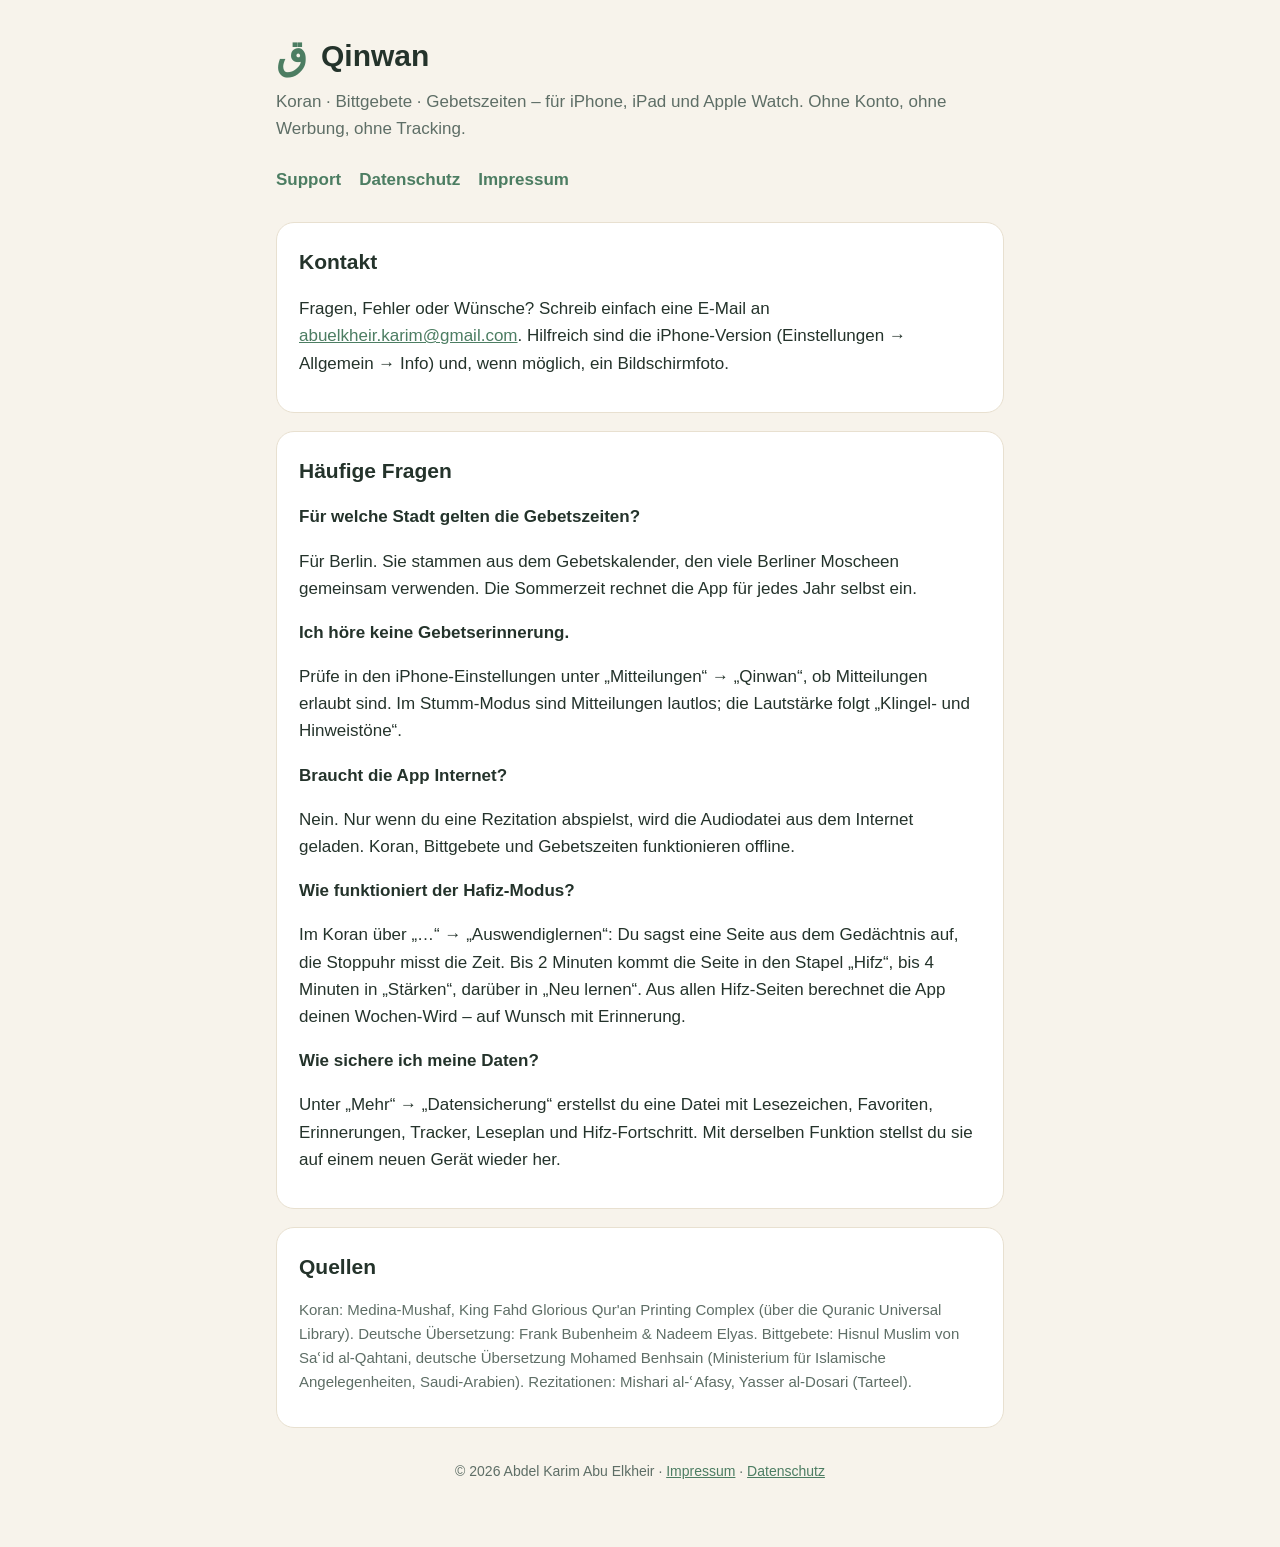
<file: index.html>
<!doctype html>
<html lang="de">
<head>
<meta charset="utf-8">
<meta name="viewport" content="width=device-width, initial-scale=1">
<title>Qinwan – Support</title>
<meta name="description" content="Qinwan: Koran, Bittgebete und Gebetszeiten für iPhone und Apple Watch. Hilfe und Kontakt.">
<link rel="stylesheet" href="style.css">
</head>
<body>
<main>
  <header><span class="mark">ق</span><h1>Qinwan</h1></header>
  <p class="tagline">Koran · Bittgebete · Gebetszeiten – für iPhone, iPad und Apple Watch. Ohne Konto, ohne Werbung, ohne Tracking.</p>
  <nav>
    <a href="index.html">Support</a>
    <a href="datenschutz.html">Datenschutz</a>
    <a href="impressum.html">Impressum</a>
  </nav>

  <section>
    <h2>Kontakt</h2>
    <p>Fragen, Fehler oder Wünsche? Schreib einfach eine E-Mail an
      <a href="mailto:abuelkheir.karim@gmail.com">abuelkheir.karim@gmail.com</a>.
      Hilfreich sind die iPhone-Version (Einstellungen → Allgemein → Info) und, wenn möglich, ein Bildschirmfoto.</p>
  </section>

  <section>
    <h2>Häufige Fragen</h2>
    <h3>Für welche Stadt gelten die Gebetszeiten?</h3>
    <p>Für Berlin. Sie stammen aus dem Gebetskalender, den viele Berliner Moscheen gemeinsam verwenden. Die Sommerzeit rechnet die App für jedes Jahr selbst ein.</p>
    <h3>Ich höre keine Gebetserinnerung.</h3>
    <p>Prüfe in den iPhone-Einstellungen unter „Mitteilungen“ → „Qinwan“, ob Mitteilungen erlaubt sind. Im Stumm-Modus sind Mitteilungen lautlos; die Lautstärke folgt „Klingel- und Hinweistöne“.</p>
    <h3>Braucht die App Internet?</h3>
    <p>Nein. Nur wenn du eine Rezitation abspielst, wird die Audiodatei aus dem Internet geladen. Koran, Bittgebete und Gebetszeiten funktionieren offline.</p>
    <h3>Wie funktioniert der Hafiz-Modus?</h3>
    <p>Im Koran über „…“ → „Auswendiglernen“: Du sagst eine Seite aus dem Gedächtnis auf, die Stoppuhr misst die Zeit. Bis 2 Minuten kommt die Seite in den Stapel „Hifz“, bis 4 Minuten in „Stärken“, darüber in „Neu lernen“. Aus allen Hifz-Seiten berechnet die App deinen Wochen-Wird – auf Wunsch mit Erinnerung.</p>
    <h3>Wie sichere ich meine Daten?</h3>
    <p>Unter „Mehr“ → „Datensicherung“ erstellst du eine Datei mit Lesezeichen, Favoriten, Erinnerungen, Tracker, Leseplan und Hifz-Fortschritt. Mit derselben Funktion stellst du sie auf einem neuen Gerät wieder her.</p>
  </section>

  <section>
    <h2>Quellen</h2>
    <p class="muted">Koran: Medina-Mushaf, King Fahd Glorious Qur'an Printing Complex (über die Quranic Universal Library). Deutsche Übersetzung: Frank Bubenheim &amp; Nadeem Elyas. Bittgebete: Hisnul Muslim von Saʿid al-Qahtani, deutsche Übersetzung Mohamed Benhsain (Ministerium für Islamische Angelegenheiten, Saudi-Arabien). Rezitationen: Mishari al-ʿAfasy, Yasser al-Dosari (Tarteel).</p>
  </section>

  <footer>© 2026 Abdel Karim Abu Elkheir · <a href="impressum.html">Impressum</a> · <a href="datenschutz.html">Datenschutz</a></footer>
</main>
</body>
</html>
</file>
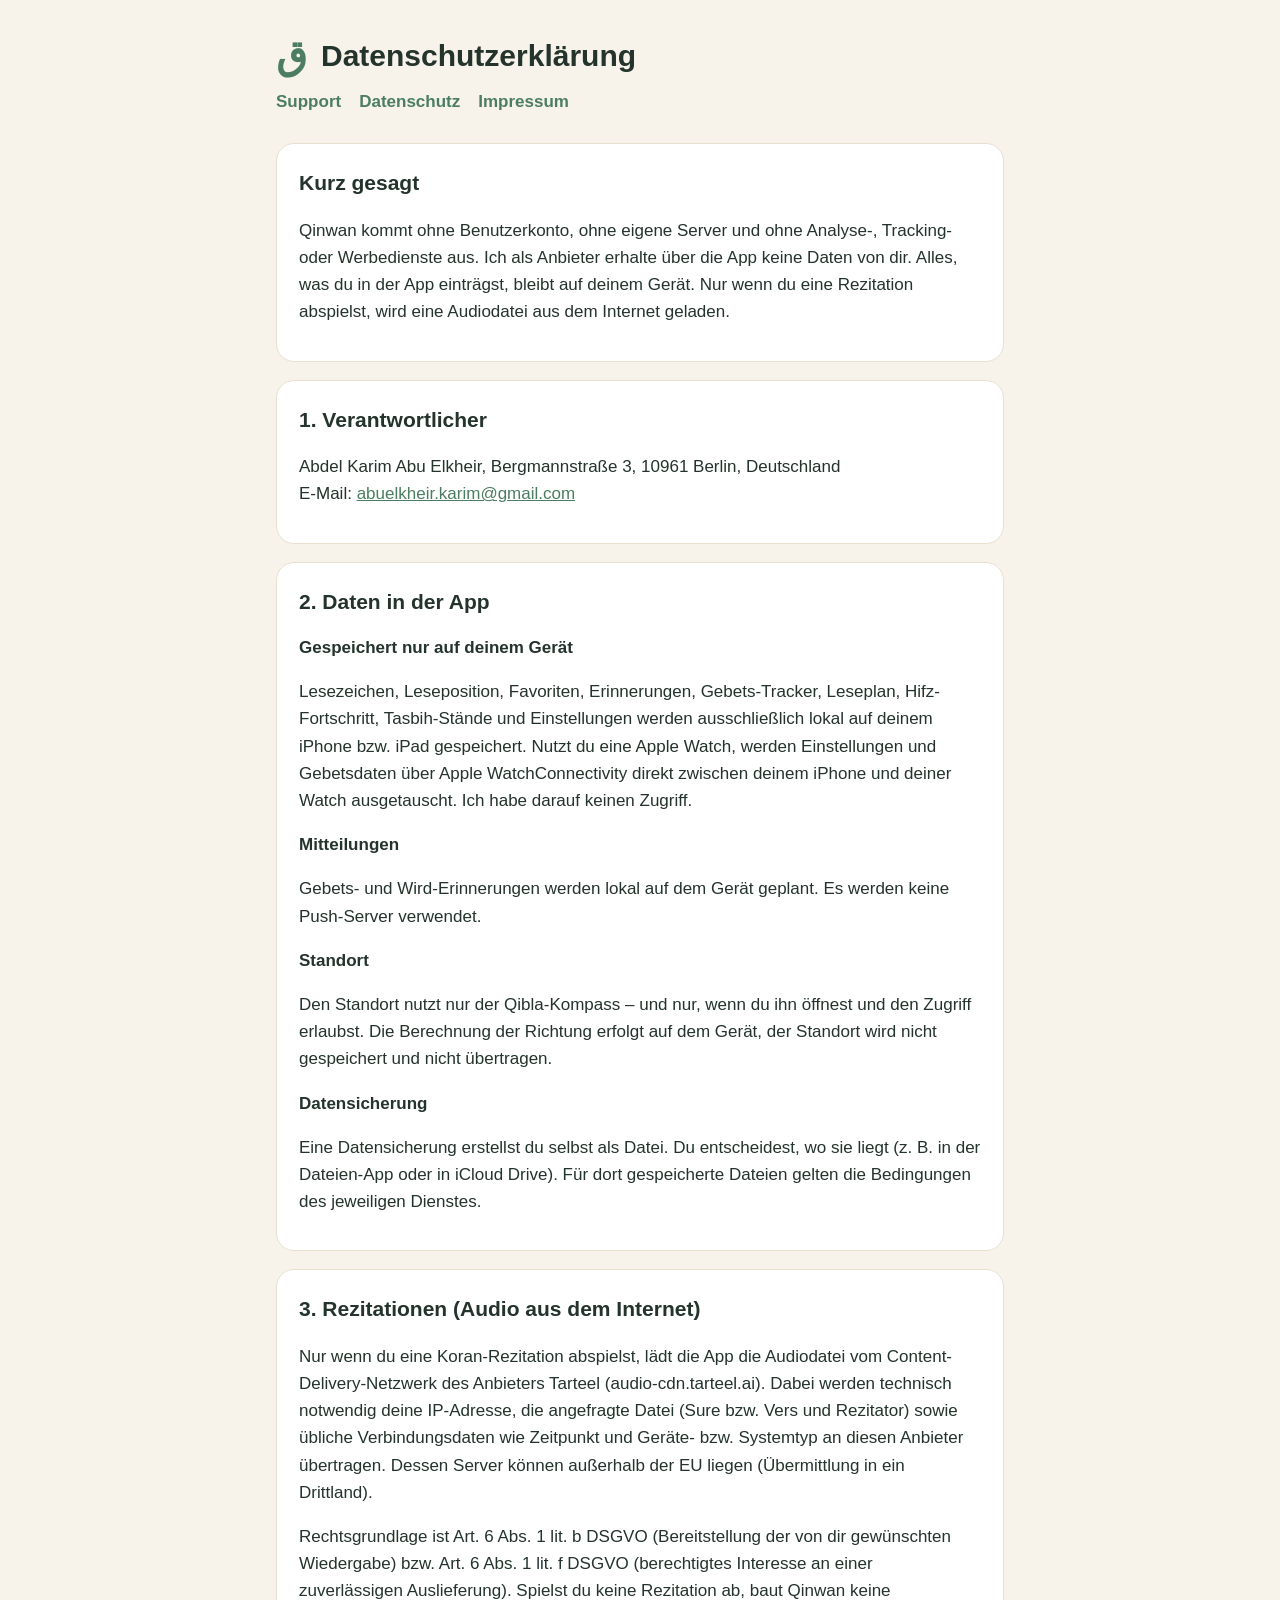
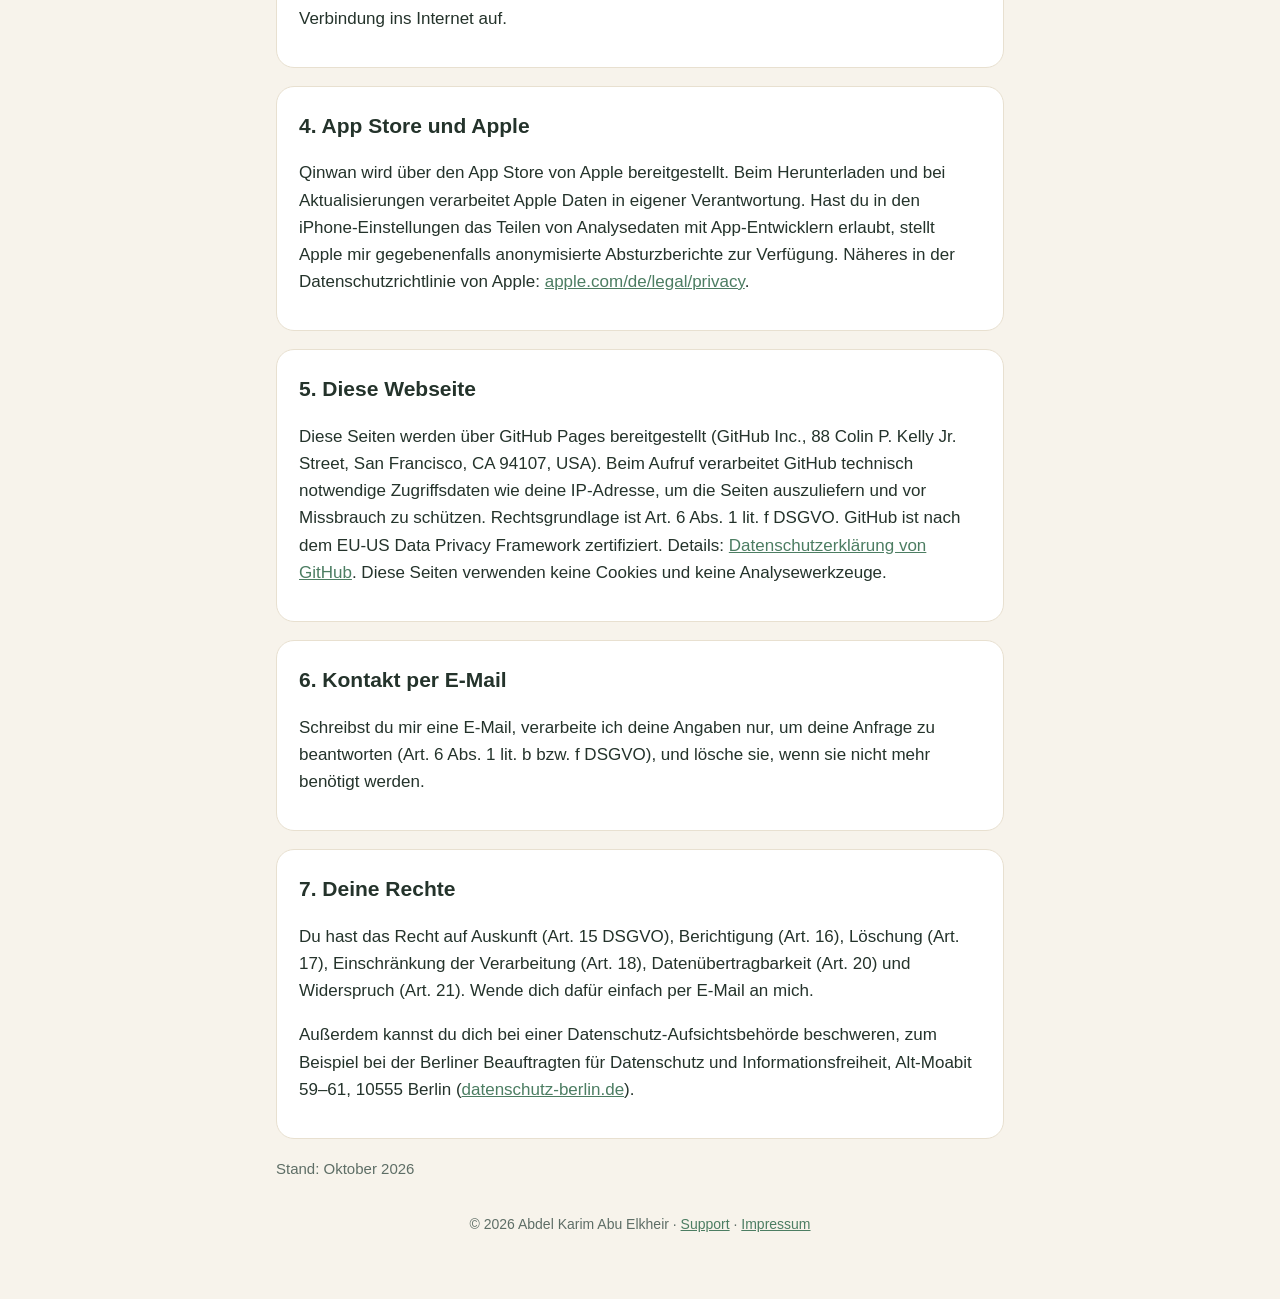
<file: datenschutz.html>
<!doctype html>
<html lang="de">
<head>
<meta charset="utf-8">
<meta name="viewport" content="width=device-width, initial-scale=1">
<title>Qinwan – Datenschutzerklärung</title>
<link rel="stylesheet" href="style.css">
</head>
<body>
<main>
  <header><span class="mark">ق</span><h1>Datenschutzerklärung</h1></header>
  <nav>
    <a href="index.html">Support</a>
    <a href="datenschutz.html">Datenschutz</a>
    <a href="impressum.html">Impressum</a>
  </nav>

  <section>
    <h2>Kurz gesagt</h2>
    <p>Qinwan kommt ohne Benutzerkonto, ohne eigene Server und ohne Analyse-, Tracking- oder Werbedienste aus. Ich als Anbieter erhalte über die App keine Daten von dir. Alles, was du in der App einträgst, bleibt auf deinem Gerät. Nur wenn du eine Rezitation abspielst, wird eine Audiodatei aus dem Internet geladen.</p>
  </section>

  <section>
    <h2>1. Verantwortlicher</h2>
    <p>Abdel Karim Abu Elkheir, Bergmannstraße 3, 10961 Berlin, Deutschland<br>
      E-Mail: <a href="mailto:abuelkheir.karim@gmail.com">abuelkheir.karim@gmail.com</a></p>
  </section>

  <section>
    <h2>2. Daten in der App</h2>
    <h3>Gespeichert nur auf deinem Gerät</h3>
    <p>Lesezeichen, Leseposition, Favoriten, Erinnerungen, Gebets-Tracker, Leseplan, Hifz-Fortschritt, Tasbih-Stände und Einstellungen werden ausschließlich lokal auf deinem iPhone bzw. iPad gespeichert. Nutzt du eine Apple Watch, werden Einstellungen und Gebetsdaten über Apple WatchConnectivity direkt zwischen deinem iPhone und deiner Watch ausgetauscht. Ich habe darauf keinen Zugriff.</p>
    <h3>Mitteilungen</h3>
    <p>Gebets- und Wird-Erinnerungen werden lokal auf dem Gerät geplant. Es werden keine Push-Server verwendet.</p>
    <h3>Standort</h3>
    <p>Den Standort nutzt nur der Qibla-Kompass – und nur, wenn du ihn öffnest und den Zugriff erlaubst. Die Berechnung der Richtung erfolgt auf dem Gerät, der Standort wird nicht gespeichert und nicht übertragen.</p>
    <h3>Datensicherung</h3>
    <p>Eine Datensicherung erstellst du selbst als Datei. Du entscheidest, wo sie liegt (z. B. in der Dateien-App oder in iCloud Drive). Für dort gespeicherte Dateien gelten die Bedingungen des jeweiligen Dienstes.</p>
  </section>

  <section>
    <h2>3. Rezitationen (Audio aus dem Internet)</h2>
    <p>Nur wenn du eine Koran-Rezitation abspielst, lädt die App die Audiodatei vom Content-Delivery-Netzwerk des Anbieters Tarteel (audio-cdn.tarteel.ai). Dabei werden technisch notwendig deine IP-Adresse, die angefragte Datei (Sure bzw. Vers und Rezitator) sowie übliche Verbindungsdaten wie Zeitpunkt und Geräte- bzw. Systemtyp an diesen Anbieter übertragen. Dessen Server können außerhalb der EU liegen (Übermittlung in ein Drittland).</p>
    <p>Rechtsgrundlage ist Art. 6 Abs. 1 lit. b DSGVO (Bereitstellung der von dir gewünschten Wiedergabe) bzw. Art. 6 Abs. 1 lit. f DSGVO (berechtigtes Interesse an einer zuverlässigen Auslieferung). Spielst du keine Rezitation ab, baut Qinwan keine Verbindung ins Internet auf.</p>
  </section>

  <section>
    <h2>4. App Store und Apple</h2>
    <p>Qinwan wird über den App Store von Apple bereitgestellt. Beim Herunterladen und bei Aktualisierungen verarbeitet Apple Daten in eigener Verantwortung. Hast du in den iPhone-Einstellungen das Teilen von Analysedaten mit App-Entwicklern erlaubt, stellt Apple mir gegebenenfalls anonymisierte Absturzberichte zur Verfügung. Näheres in der Datenschutzrichtlinie von Apple: <a href="https://www.apple.com/de/legal/privacy/">apple.com/de/legal/privacy</a>.</p>
  </section>

  <section>
    <h2>5. Diese Webseite</h2>
    <p>Diese Seiten werden über GitHub Pages bereitgestellt (GitHub Inc., 88 Colin P. Kelly Jr. Street, San Francisco, CA 94107, USA). Beim Aufruf verarbeitet GitHub technisch notwendige Zugriffsdaten wie deine IP-Adresse, um die Seiten auszuliefern und vor Missbrauch zu schützen. Rechtsgrundlage ist Art. 6 Abs. 1 lit. f DSGVO. GitHub ist nach dem EU-US Data Privacy Framework zertifiziert. Details: <a href="https://docs.github.com/de/site-policy/privacy-policies/github-general-privacy-statement">Datenschutzerklärung von GitHub</a>. Diese Seiten verwenden keine Cookies und keine Analysewerkzeuge.</p>
  </section>

  <section>
    <h2>6. Kontakt per E-Mail</h2>
    <p>Schreibst du mir eine E-Mail, verarbeite ich deine Angaben nur, um deine Anfrage zu beantworten (Art. 6 Abs. 1 lit. b bzw. f DSGVO), und lösche sie, wenn sie nicht mehr benötigt werden.</p>
  </section>

  <section>
    <h2>7. Deine Rechte</h2>
    <p>Du hast das Recht auf Auskunft (Art. 15 DSGVO), Berichtigung (Art. 16), Löschung (Art. 17), Einschränkung der Verarbeitung (Art. 18), Datenübertragbarkeit (Art. 20) und Widerspruch (Art. 21). Wende dich dafür einfach per E-Mail an mich.</p>
    <p>Außerdem kannst du dich bei einer Datenschutz-Aufsichtsbehörde beschweren, zum Beispiel bei der Berliner Beauftragten für Datenschutz und Informationsfreiheit, Alt-Moabit 59–61, 10555 Berlin (<a href="https://www.datenschutz-berlin.de">datenschutz-berlin.de</a>).</p>
  </section>

  <p class="muted">Stand: Oktober 2026</p>
  <footer>© 2026 Abdel Karim Abu Elkheir · <a href="index.html">Support</a> · <a href="impressum.html">Impressum</a></footer>
</main>
</body>
</html>
</file>
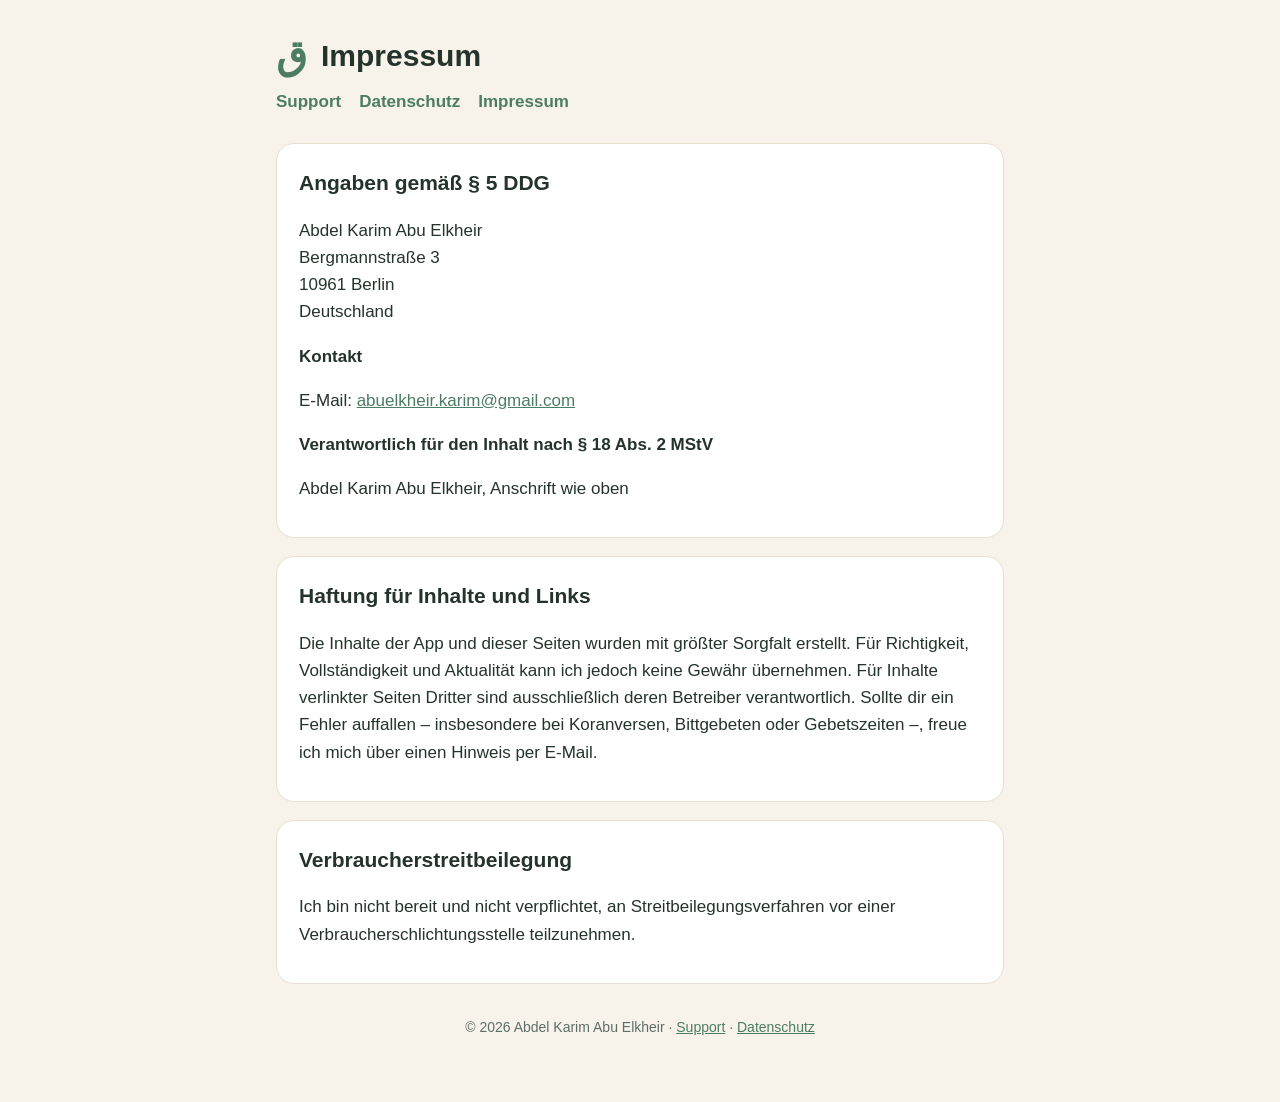
<file: impressum.html>
<!doctype html>
<html lang="de">
<head>
<meta charset="utf-8">
<meta name="viewport" content="width=device-width, initial-scale=1">
<title>Qinwan – Impressum</title>
<link rel="stylesheet" href="style.css">
</head>
<body>
<main>
  <header><span class="mark">ق</span><h1>Impressum</h1></header>
  <nav>
    <a href="index.html">Support</a>
    <a href="datenschutz.html">Datenschutz</a>
    <a href="impressum.html">Impressum</a>
  </nav>

  <section>
    <h2>Angaben gemäß § 5 DDG</h2>
    <p>Abdel Karim Abu Elkheir<br>
      Bergmannstraße 3<br>
      10961 Berlin<br>
      Deutschland</p>
    <h3>Kontakt</h3>
    <p>E-Mail: <a href="mailto:abuelkheir.karim@gmail.com">abuelkheir.karim@gmail.com</a></p>
    <h3>Verantwortlich für den Inhalt nach § 18 Abs. 2 MStV</h3>
    <p>Abdel Karim Abu Elkheir, Anschrift wie oben</p>
  </section>

  <section>
    <h2>Haftung für Inhalte und Links</h2>
    <p>Die Inhalte der App und dieser Seiten wurden mit größter Sorgfalt erstellt. Für Richtigkeit, Vollständigkeit und Aktualität kann ich jedoch keine Gewähr übernehmen. Für Inhalte verlinkter Seiten Dritter sind ausschließlich deren Betreiber verantwortlich. Sollte dir ein Fehler auffallen – insbesondere bei Koranversen, Bittgebeten oder Gebetszeiten –, freue ich mich über einen Hinweis per E-Mail.</p>
  </section>

  <section>
    <h2>Verbraucherstreitbeilegung</h2>
    <p>Ich bin nicht bereit und nicht verpflichtet, an Streitbeilegungsverfahren vor einer Verbraucherschlichtungsstelle teilzunehmen.</p>
  </section>

  <footer>© 2026 Abdel Karim Abu Elkheir · <a href="index.html">Support</a> · <a href="datenschutz.html">Datenschutz</a></footer>
</main>
</body>
</html>
</file>
<file: style.css>
:root {
  --bg: #F7F3EB;
  --card: #FFFFFF;
  --ink: #24332B;
  --muted: #5E6E66;
  --accent: #4C7D62;
  --line: #E8E0D0;
  --gold: #8A6A2E;
}
@media (prefers-color-scheme: dark) {
  :root {
    --bg: #121A16;
    --card: #1C2721;
    --ink: #EFEAE0;
    --muted: #9FB0A6;
    --accent: #7FB394;
    --line: #2A3A31;
    --gold: #E8D7AE;
  }
}
* { box-sizing: border-box; }
body {
  margin: 0;
  background: var(--bg);
  color: var(--ink);
  font: 17px/1.6 -apple-system, BlinkMacSystemFont, "Segoe UI", Roboto, sans-serif;
}
main { max-width: 760px; margin: 0 auto; padding: 32px 16px 64px; }
header { display: flex; align-items: center; gap: 14px; margin-bottom: 8px; }
header .mark { font: 700 40px/1 "Amiri", "Times New Roman", serif; color: var(--accent); }
header h1 { margin: 0; font-size: 30px; }
.tagline { color: var(--muted); margin: 0 0 24px; }
nav { display: flex; flex-wrap: wrap; gap: 8px 18px; margin: 0 0 28px; }
nav a { color: var(--accent); text-decoration: none; font-weight: 600; }
nav a:hover { text-decoration: underline; }
section {
  background: var(--card);
  border: 1px solid var(--line);
  border-radius: 18px;
  padding: 18px 22px;
  margin: 0 0 18px;
}
h2 { font-size: 21px; margin: 4px 0 10px; }
h3 { font-size: 17px; margin: 16px 0 4px; }
p, li { color: var(--ink); }
.muted { color: var(--muted); font-size: 15px; }
a { color: var(--accent); }
footer { color: var(--muted); font-size: 14px; text-align: center; margin-top: 32px; }
</file>
